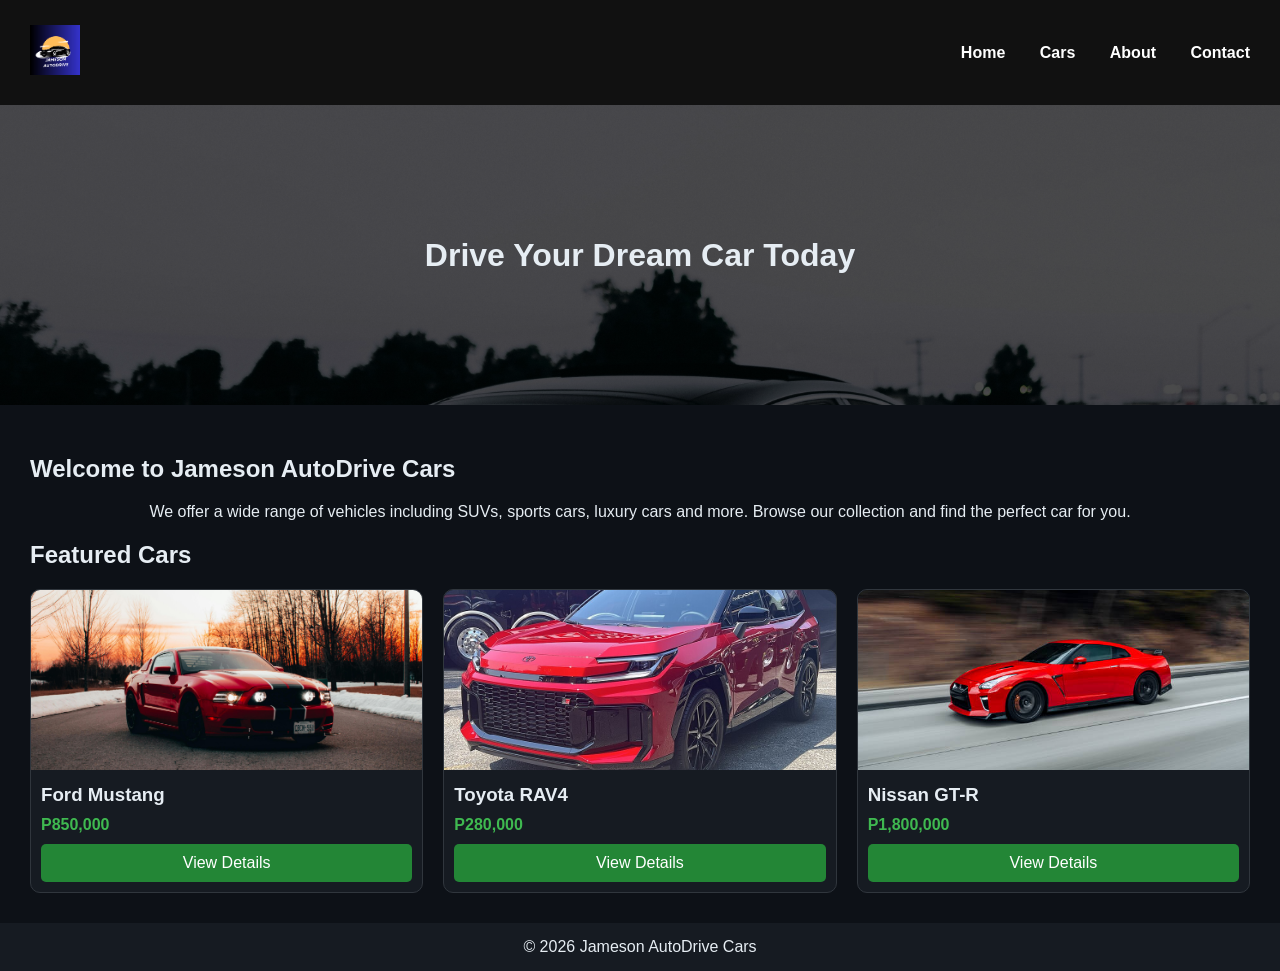
<file: index.html>
<!DOCTYPE html>
<html>
<head>
<title>Jameson AutoDrive</title>
<link rel="stylesheet" href="css/styles.css">
<header>
    <nav class="navbar">

        <!-- LOGO -->
        <a href="index.html" class="logo">
            <img src="images/logo.png" alt="Jameson AutoDrive">
        </a>

        <!-- NAV LINKS -->
        <div class="nav-links">
            <a href="index.html">Home</a>
            <a href="cars.html">Cars</a>
            <a href="about.html">About</a>
            <a href="contact.html">Contact</a>
        </div>

    </nav>
</header>

</head>

<body>


<div class="hero">
<h1>Drive Your Dream Car Today</h1>
</div>

<div class="container">
<h2>Welcome to Jameson AutoDrive Cars</h2>
<p style="text-align:center;">
We offer a wide range of vehicles including SUVs, sports cars, luxury cars and more.
Browse our collection and find the perfect car for you.
</p>

<h2>Featured Cars</h2>

<div class="car-grid">

<div class="car">
<img src="images/mustang.jpg">
<h3>Ford Mustang</h3>
<p>P850,000</p>
<a class="btn" href="details.html#mustang">View Details</a>
</div>

<div class="car">
<img src="images/rav4.jpg">
<h3>Toyota RAV4</h3>
<p>P280,000</p>
<a class="btn" href="details.html#rav4">View Details</a>
</div>

<div class="car">
<img src="images/gtr.jpg">
<h3>Nissan GT-R</h3>
<p>P1,800,000</p>
<a class="btn" href="details.html#gtr">View Details</a>
</div>

</div>
</div>

<footer>
© 2026 Jameson AutoDrive Cars
</footer>

</body>
</html>
</file>
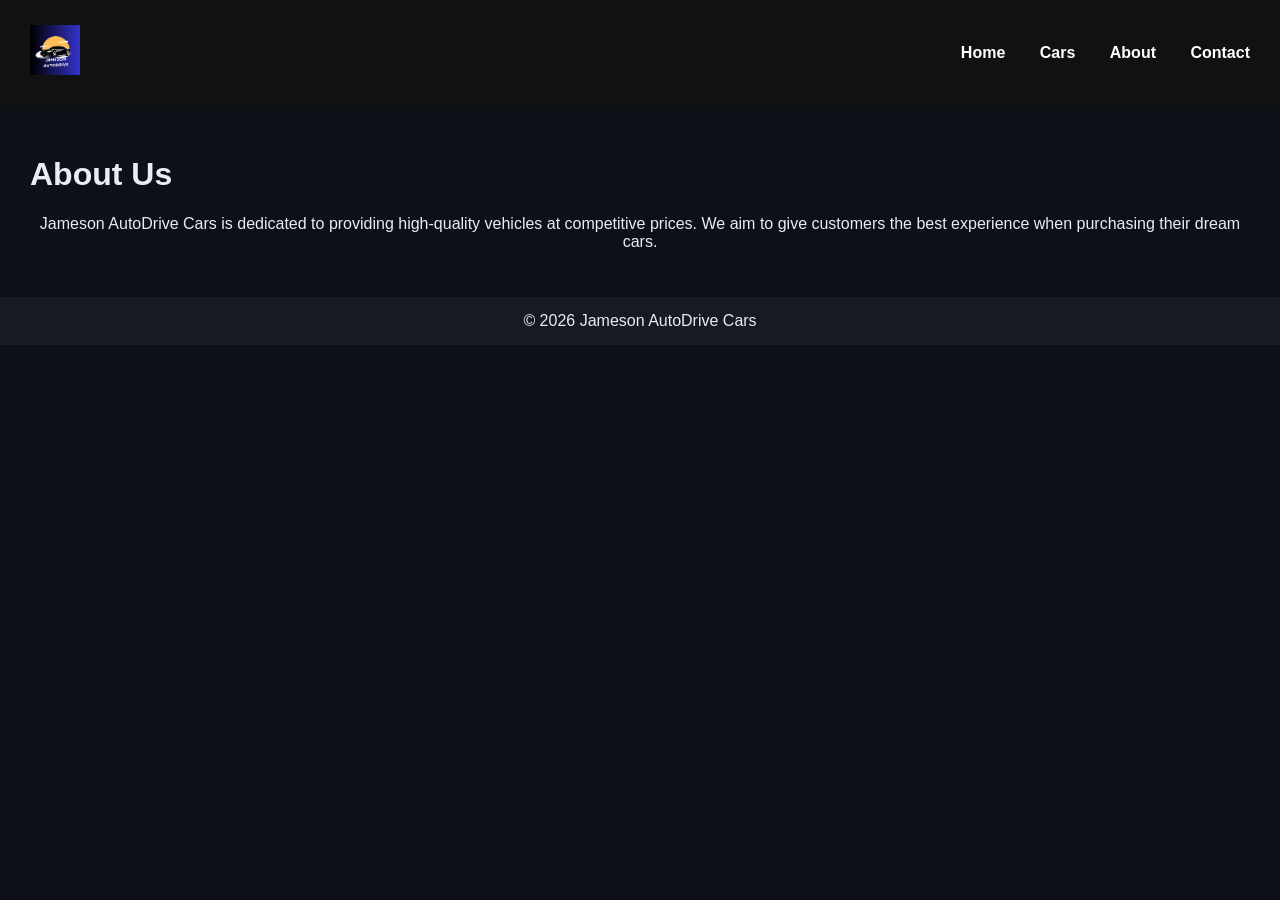
<file: about.html>
<!DOCTYPE html>
<html>
<head>
<title>About</title>
<link rel="stylesheet" href="css/styles.css">
<header>
    <nav class="navbar">

        <!-- LOGO -->
        <a href="index.html" class="logo">
            <img src="images/logo.png" alt="Jameson AutoDrive">
        </a>

        <!-- NAV LINKS -->
        <div class="nav-links">
            <a href="index.html">Home</a>
            <a href="cars.html">Cars</a>
            <a href="about.html">About</a>
            <a href="contact.html">Contact</a>
        </div>

    </nav>
</header>

</head>

<body>



<div class="container">
<h1>About Us</h1>

<p style="text-align:center;">
Jameson AutoDrive Cars is dedicated to providing high-quality vehicles at competitive prices.
We aim to give customers the best experience when purchasing their dream cars.
</p>

</div>

<footer>
© 2026 Jameson AutoDrive Cars
</footer>

</body>
</html>
</file>
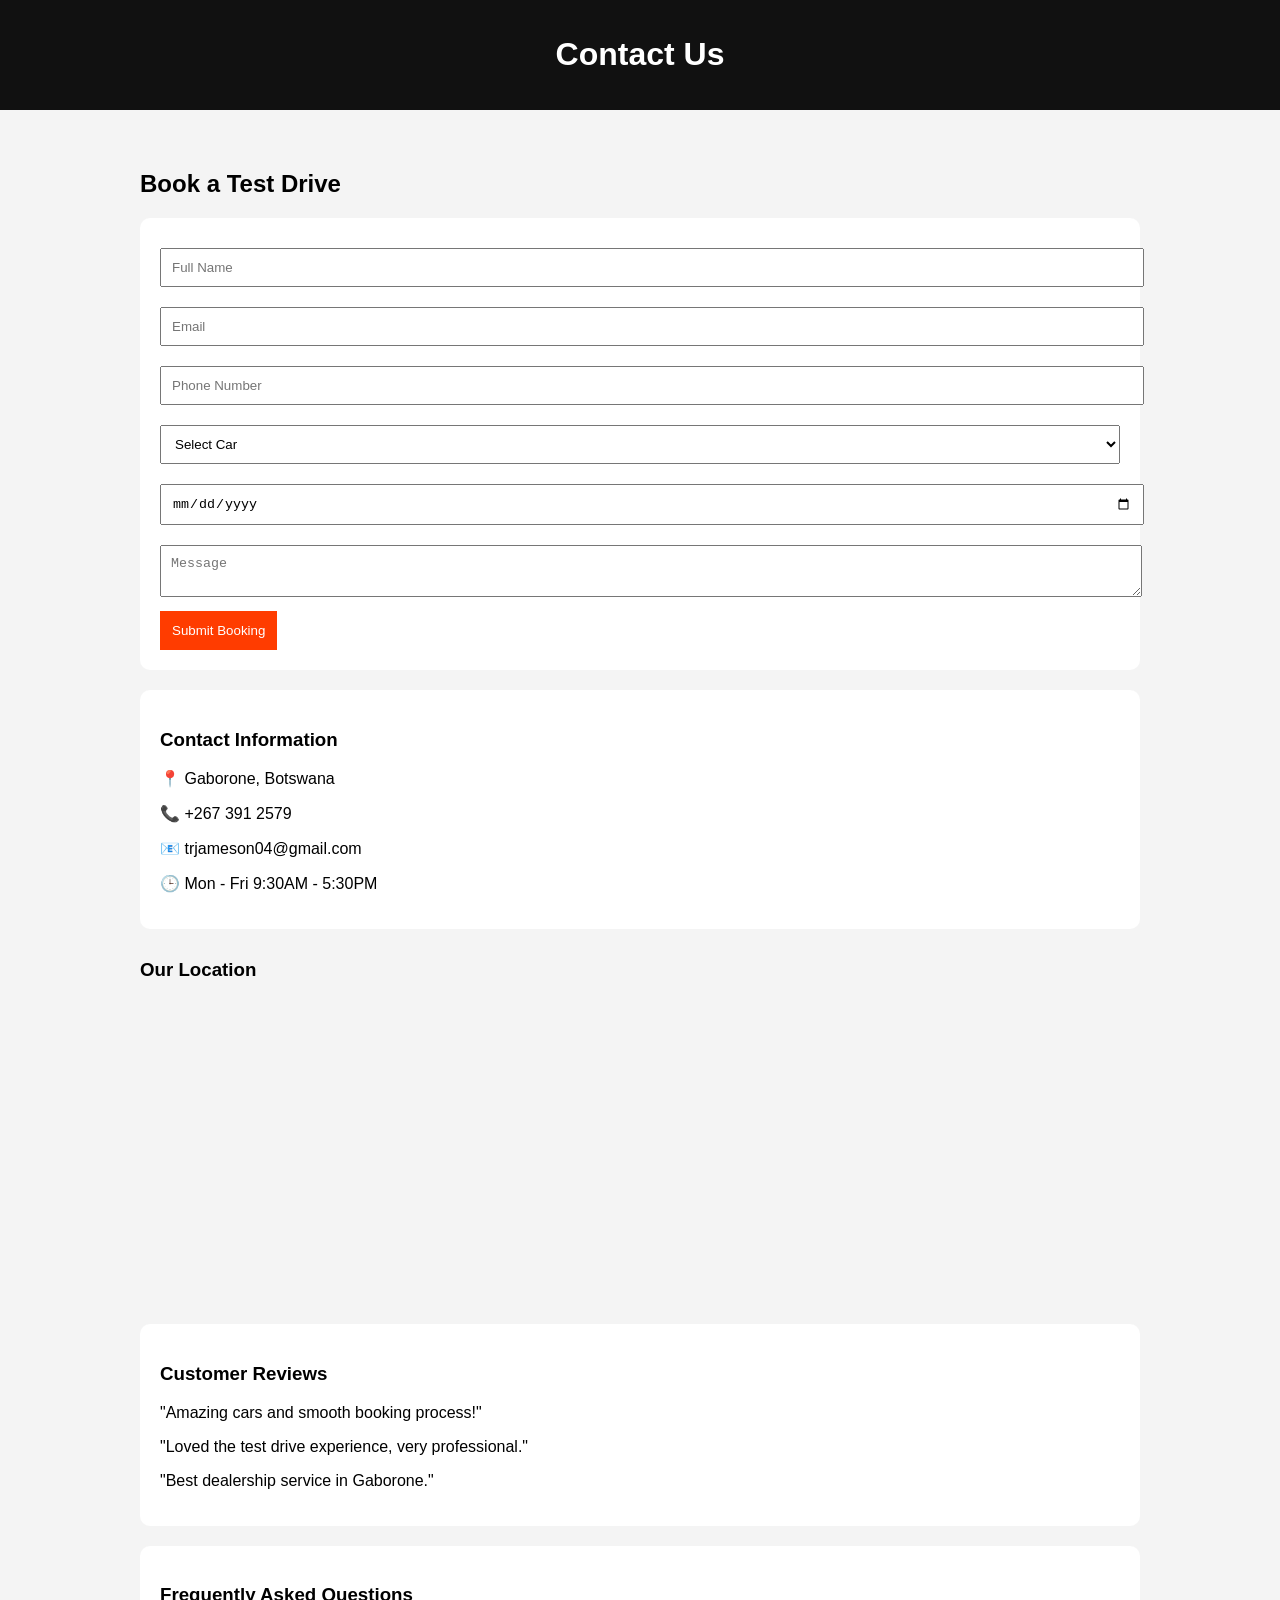
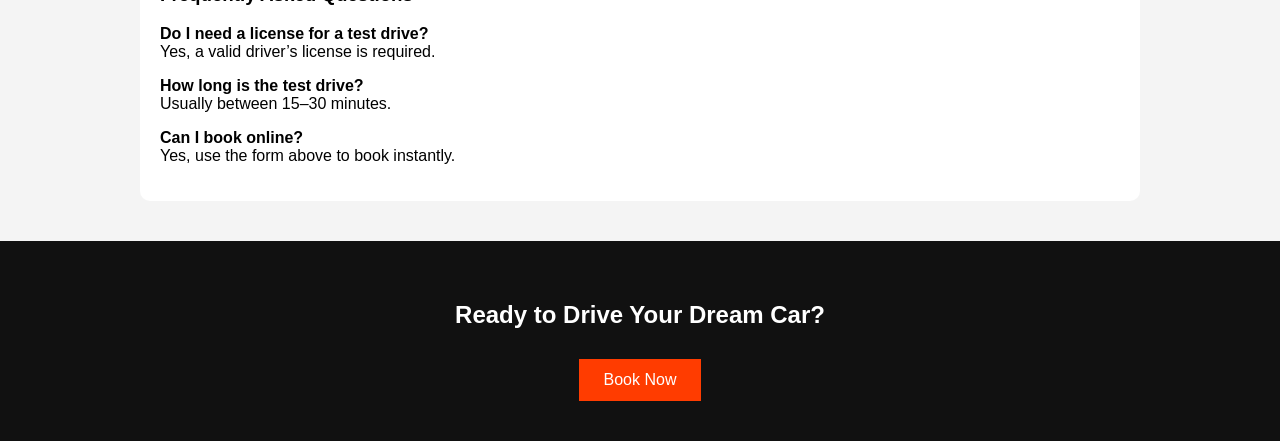
<file: contact.html>
<!DOCTYPE html>
<html lang="en">
<head>
<meta charset="UTF-8">
<meta name="viewport" content="width=device-width, initial-scale=1.0">
<title>Contact Us</title>

<style>
body {
    font-family: Arial, sans-serif;
    margin: 0;
    background: #f4f4f4;
}

header {
    background: #111;
    color: white;
    padding: 15px;
    text-align: center;
}

section {
    padding: 40px;
    max-width: 1000px;
    margin: auto;
}


form {
    background: white;
    padding: 20px;
    border-radius: 10px;
}

form input, form textarea, form select {
    width: 100%;
    padding: 10px;
    margin: 10px 0;
}

form button {
    background: #ff3c00;
    color: white;
    border: none;
    padding: 12px;
    cursor: pointer;
}


.contact-info {
    background: white;
    padding: 20px;
    border-radius: 10px;
    margin-top: 20px;
}


.map {
    margin-top: 30px;
}


.reviews {
    background: white;
    padding: 20px;
    border-radius: 10px;
    margin-top: 20px;
}

.faq {
    background: white;
    padding: 20px;
    border-radius: 10px;
    margin-top: 20px;
}

.cta {
    text-align: center;
    background: #111;
    color: white;
    padding: 40px;
}

.cta a {
    background: #ff3c00;
    color: white;
    padding: 12px 25px;
    text-decoration: none;
    display: inline-block;
    margin-top: 10px;
}
</style>
</head>

<body>

<header>
    <h1>Contact Us</h1>
</header>

<!-- CONTACT FORM -->
<section>
    <h2>Book a Test Drive</h2>

    <form>
        <input type="text" placeholder="Full Name" required>
        <input type="email" placeholder="Email" required>
        <input type="tel" placeholder="Phone Number" required>

        <select>
            <option>Select Car</option>
            <option>Toyota RAV4</option>
            <option>Toyota Fortuner</option>
            <option>BMW X5</option>
            <option>Honda CR-V</option>
            <option>Hyundai Tucson</option>
            <option>Audi Q5</option>
            <option>Land Rover Discovery</option>
            <option>Ford Mustang</option>
            <option>Nissan GT-R</option>
            <option>Porsche 911</option>
            <option>Toyota Supra</option>
            <option>Audi R8</option>
            <option>Ferrari F8</option>
            <option>Lamborghini Huracan</option>
            <option>Toyota Corolla</option>
            <option>Honda Civic</option>
            <option>BWM 3 Series</option>
            <option>Mercedes C-Class</option>
            <option>Audi A4</option>
            <option>Mazda 6</option>
            <option>Honda Accord</option>
            <option>Dodge Challenger</option>
            <option>Dodge Charger</option>
            <option>Dodge Hellcat</option>
            <option>Camaro ZL1</option>
            <option>Chevrolet Camaro</option>
            <option>Shelby GT500</option>
            <option>Toyota Hilux</option>
            <option>Ford Ranger</option>
            <option>Ford Raptor</option>
            <option>Nissan Navara</option>
            <option>Isuzu D-Max</option>
            <option>VW Amarok</option>
            <option>Mitsubishi Triton</option>
            <option>Mercedes S-Class</option>
            <option>BMW 7 Series</option>
            <option>Audi A8</option>
            <option>Lexus LS</option>
            <option>Rolls Royce Ghost</option>
            <option>Bentley Flying Spur</option>
            <option>Maybach S-Class</option>
        </select>

        <input type="date">
        <textarea placeholder="Message"></textarea>

        <button type="submit">Submit Booking</button>
    </form>

    <!-- CONTACT INFO -->
    <div class="contact-info">
        <h3>Contact Information</h3>
        <p>📍 Gaborone, Botswana</p>
        <p>📞 +267 391 2579</p>
        <p>📧 trjameson04@gmail.com</p>
        <p>🕒 Mon - Fri 9:30AM - 5:30PM</p>
    </div>

    <!-- MAP -->
    <div class="map">
        <h3>Our Location</h3>

        <iframe 
        src="https://www.google.com/maps?q=-24.6324,25.91849&z=15&output=embed"
        width="100%" height="300" style="border:0;">
        </iframe>
    </div>

    <!-- REVIEWS -->
    <div class="reviews">
        <h3>Customer Reviews</h3>
        <p>"Amazing cars and smooth booking process!"</p>
        <p>"Loved the test drive experience, very professional."</p>
        <p>"Best dealership service in Gaborone."</p>
    </div>

    <!-- FAQ -->
    <div class="faq">
        <h3>Frequently Asked Questions</h3>

        <p><strong>Do I need a license for a test drive?</strong><br>
        Yes, a valid driver’s license is required.</p>

        <p><strong>How long is the test drive?</strong><br>
        Usually between 15–30 minutes.</p>

        <p><strong>Can I book online?</strong><br>
        Yes, use the form above to book instantly.</p>
    </div>
</section>

<!-- CTA -->
<div class="cta">
    <h2>Ready to Drive Your Dream Car?</h2>
    <a href="#">Book Now</a>
</div>
<body class="dark-mode"></body>
</body>
</html>
</file>
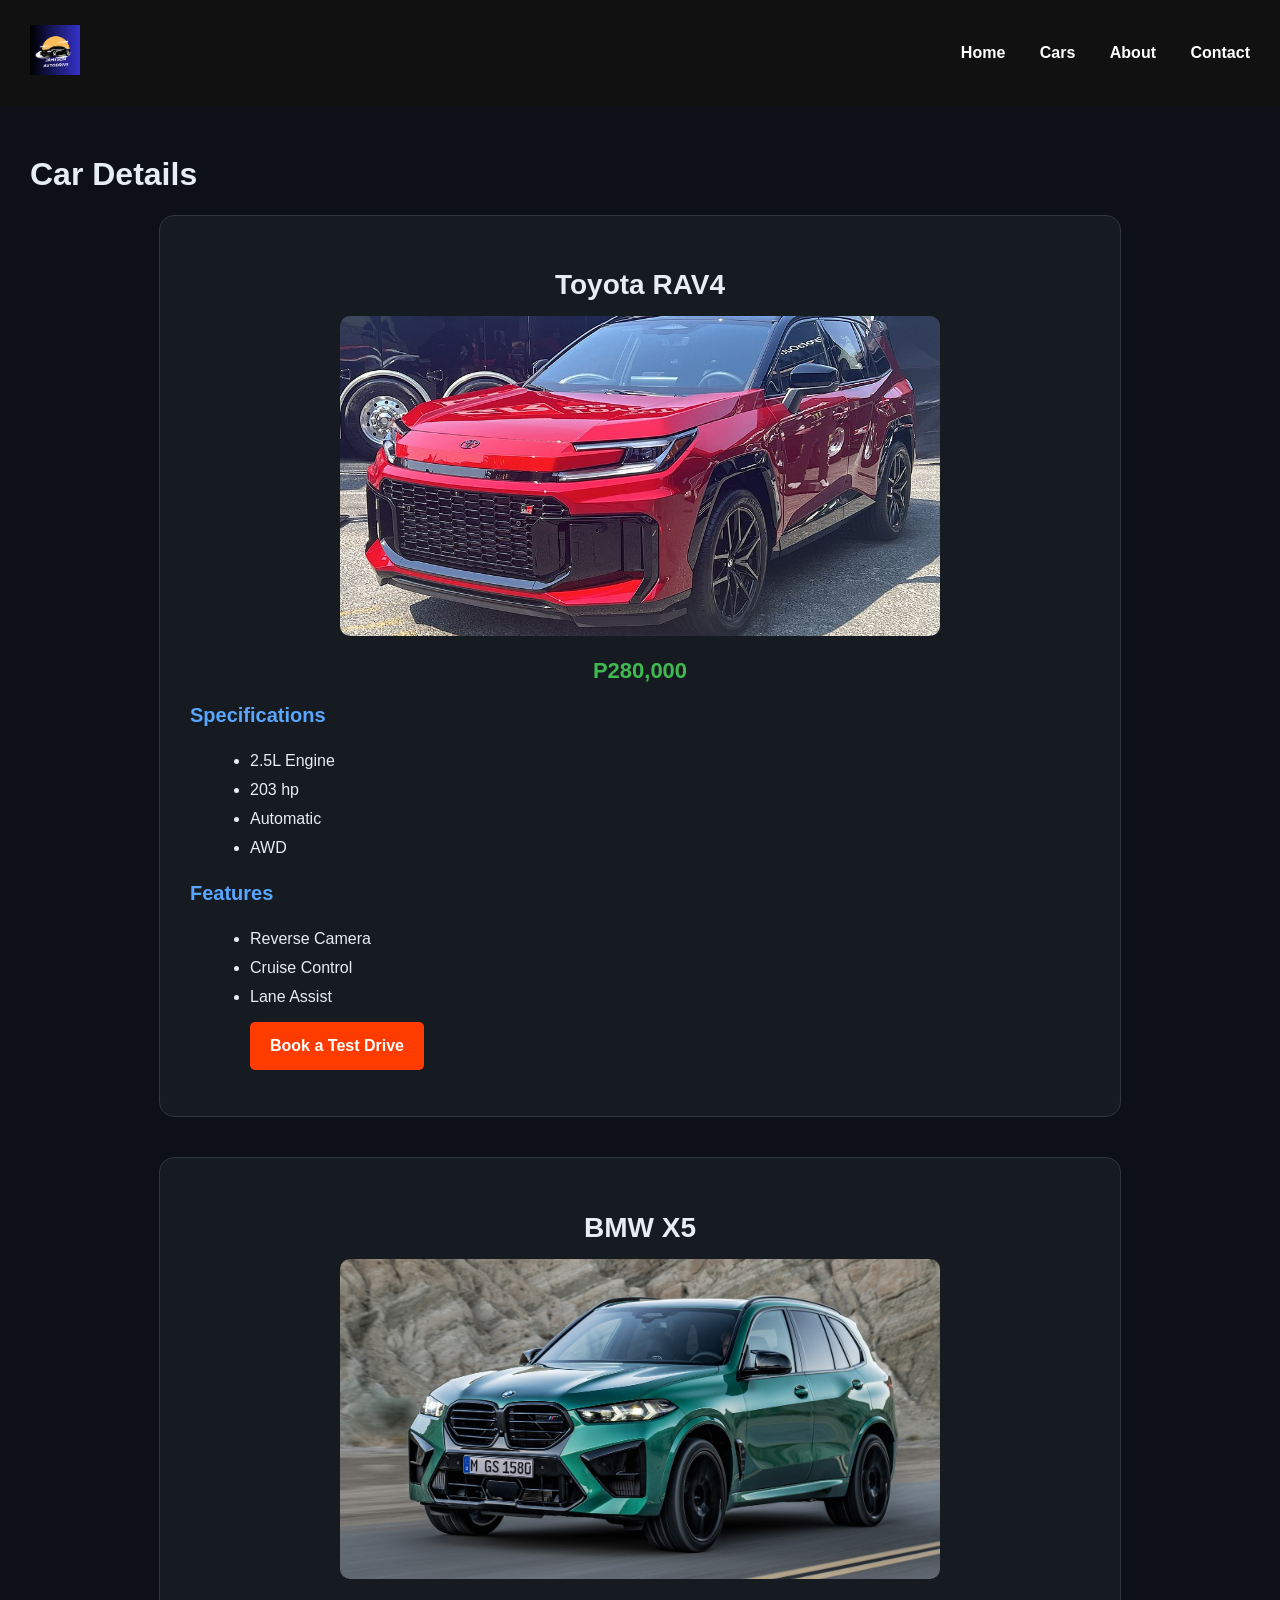
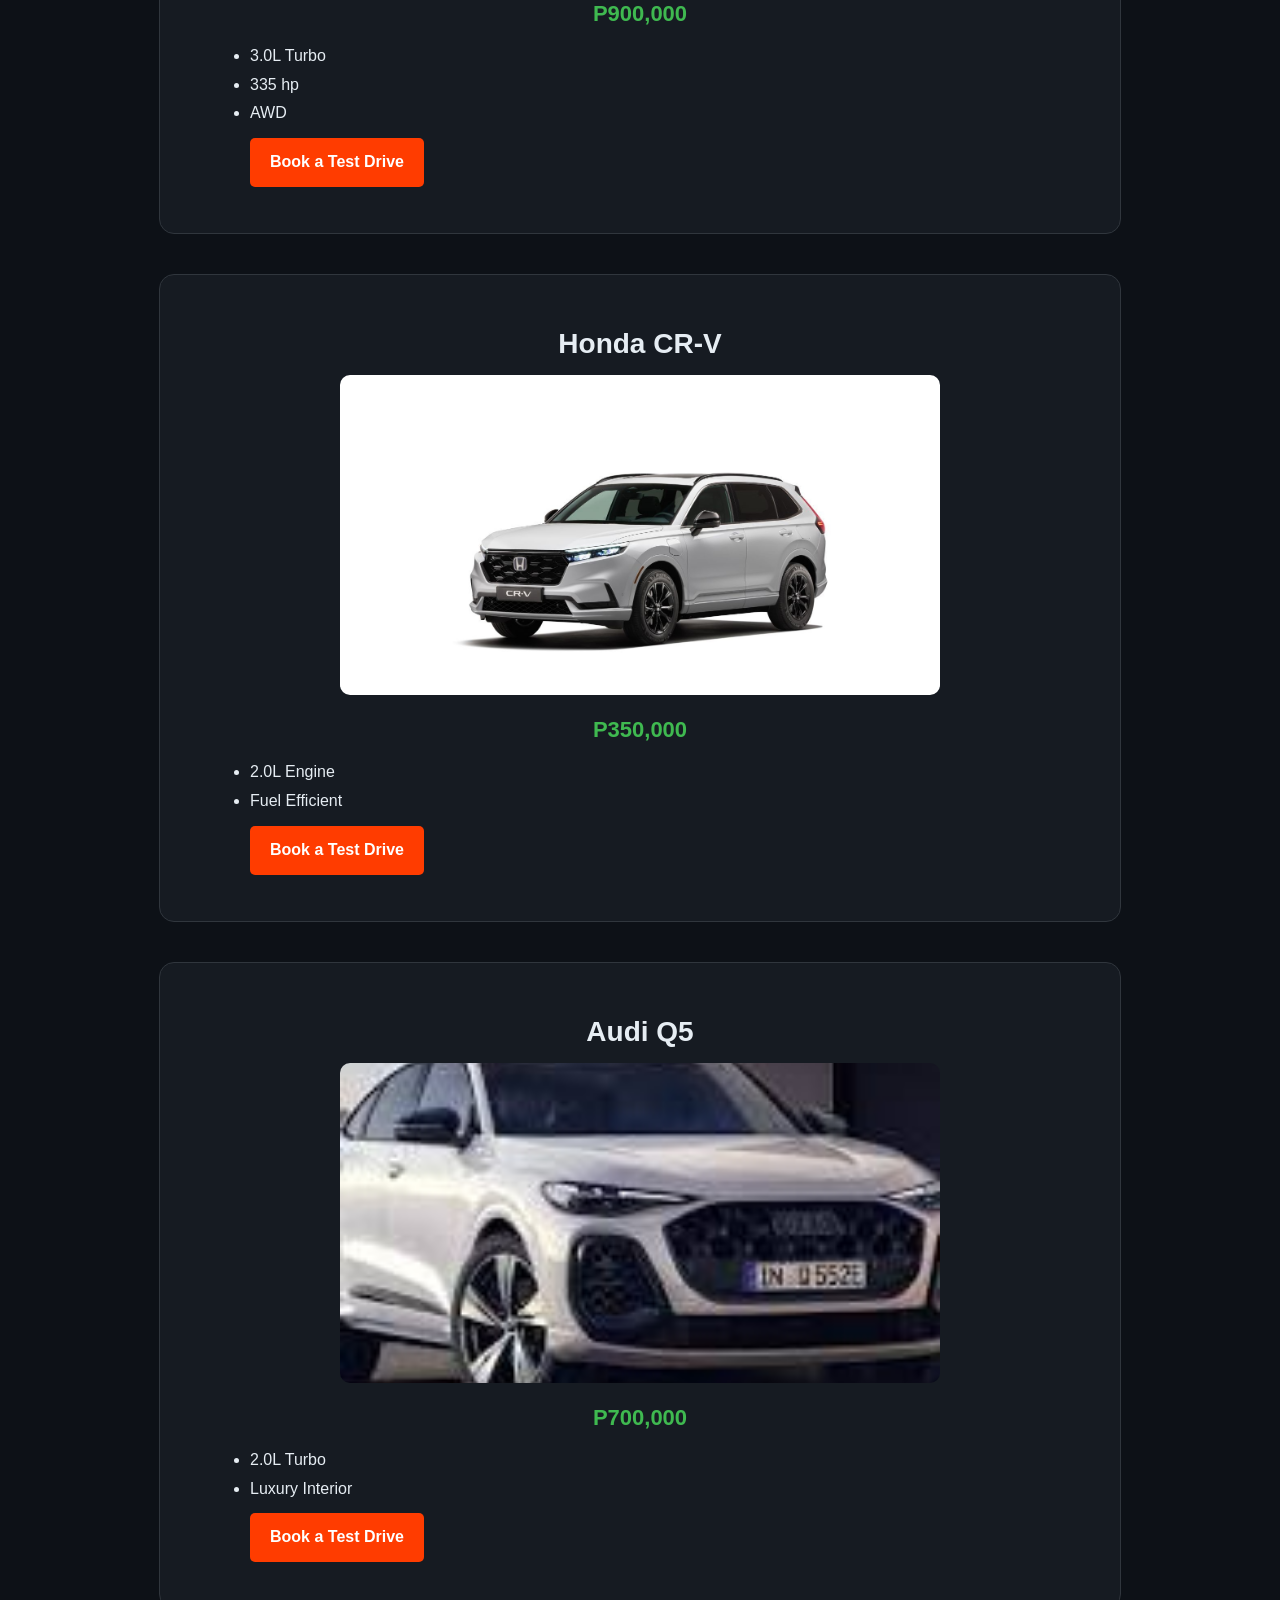
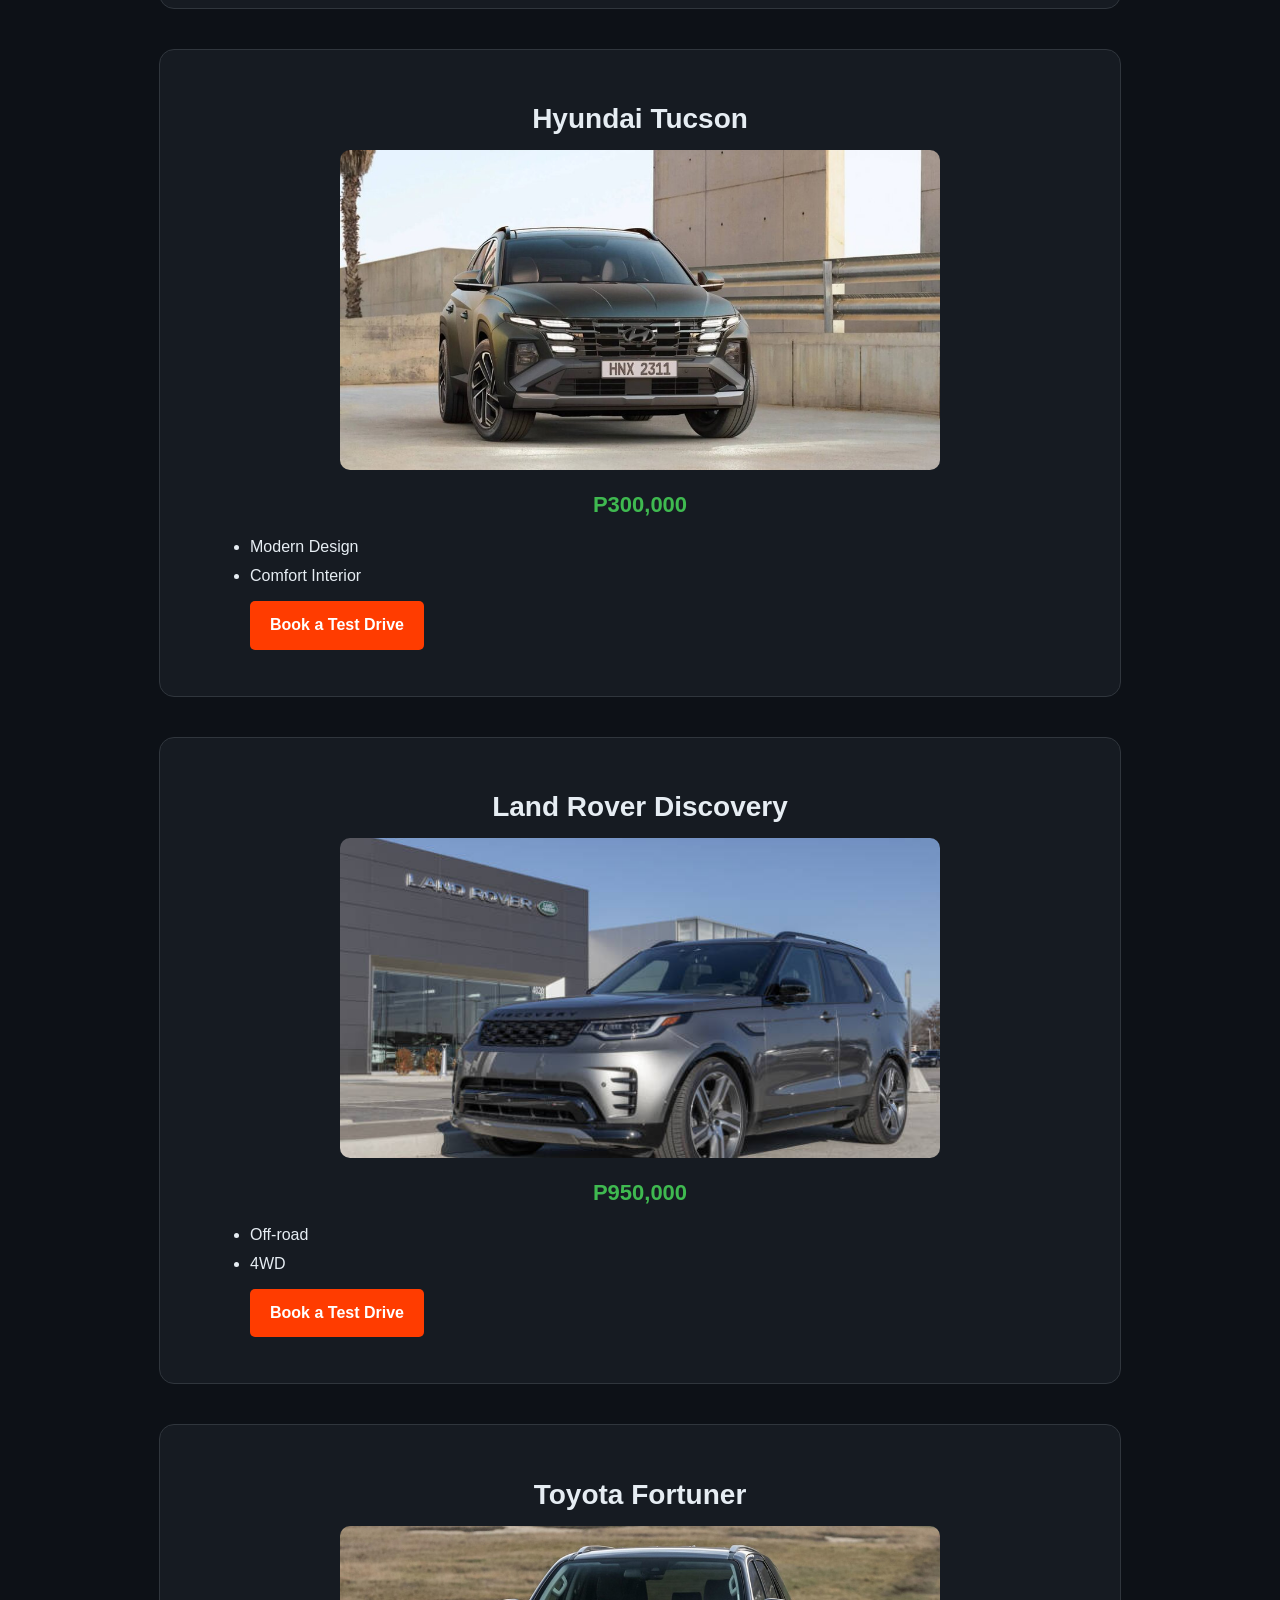
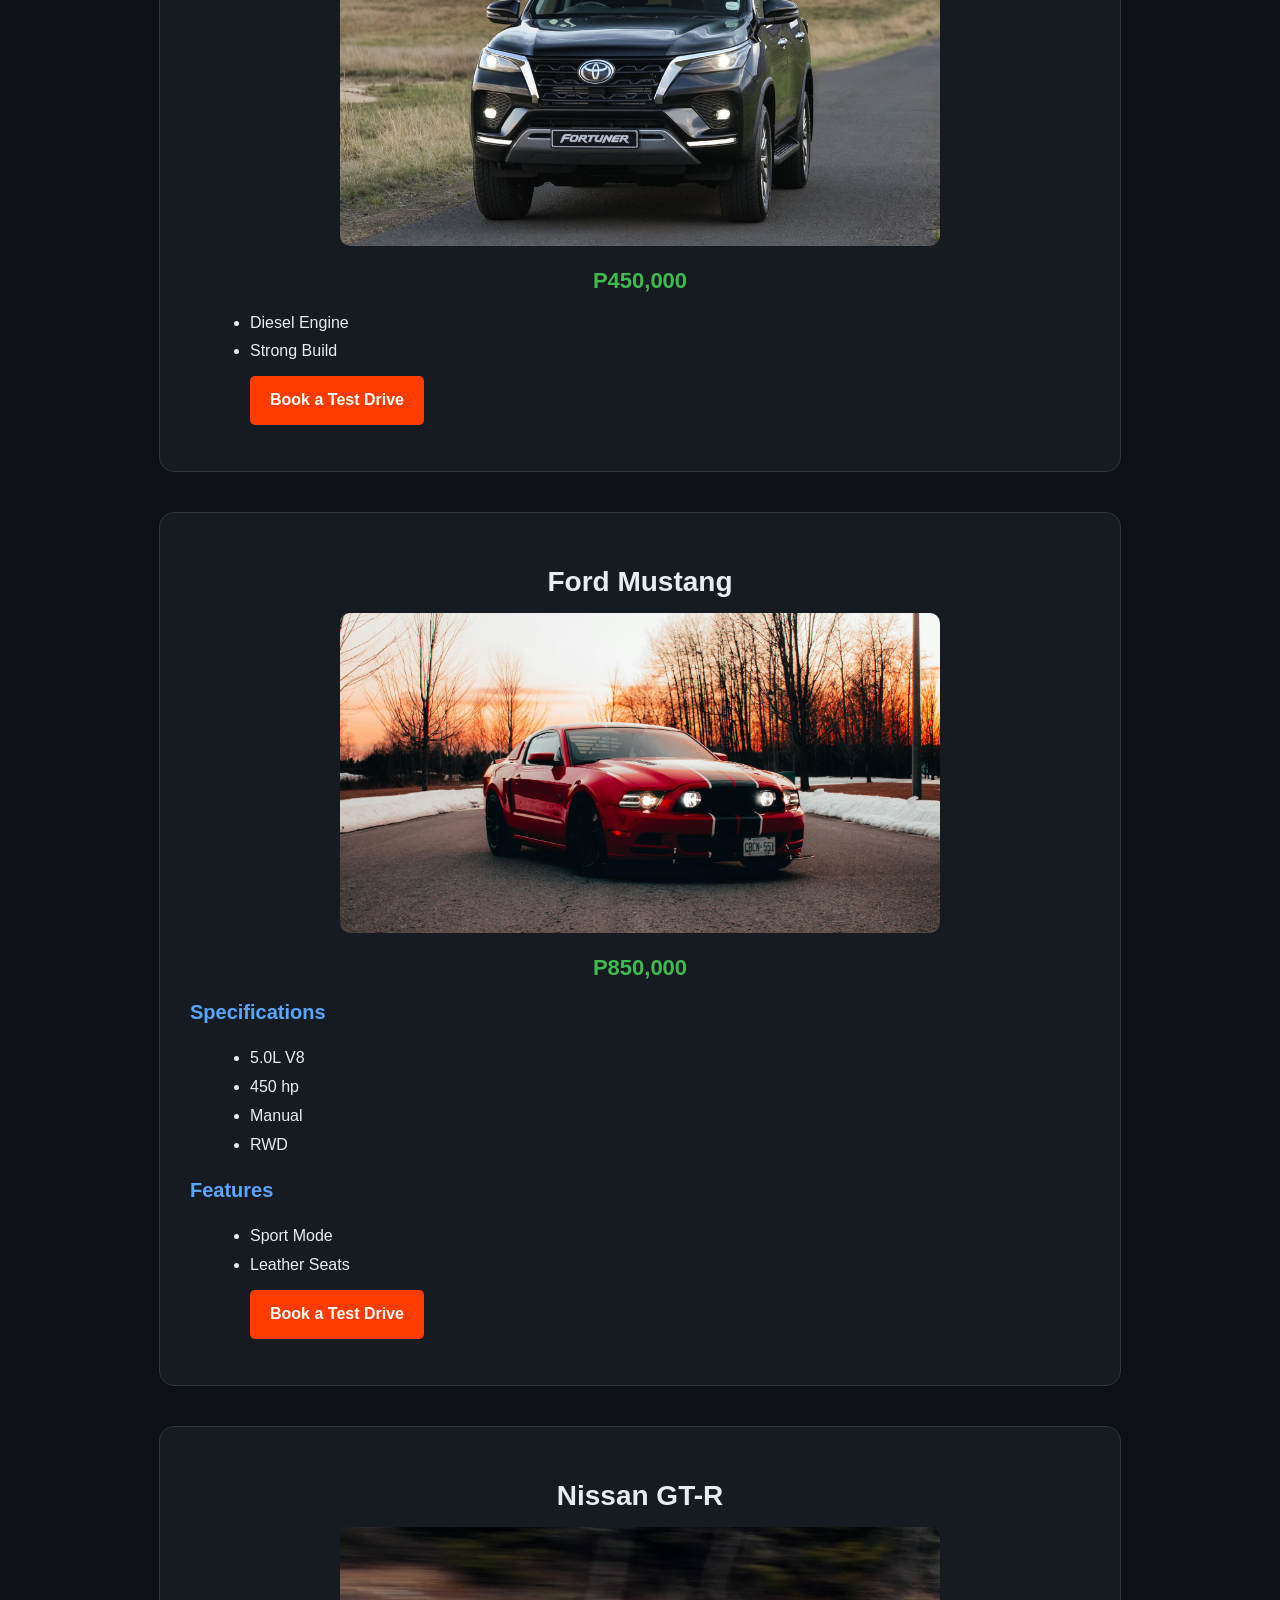
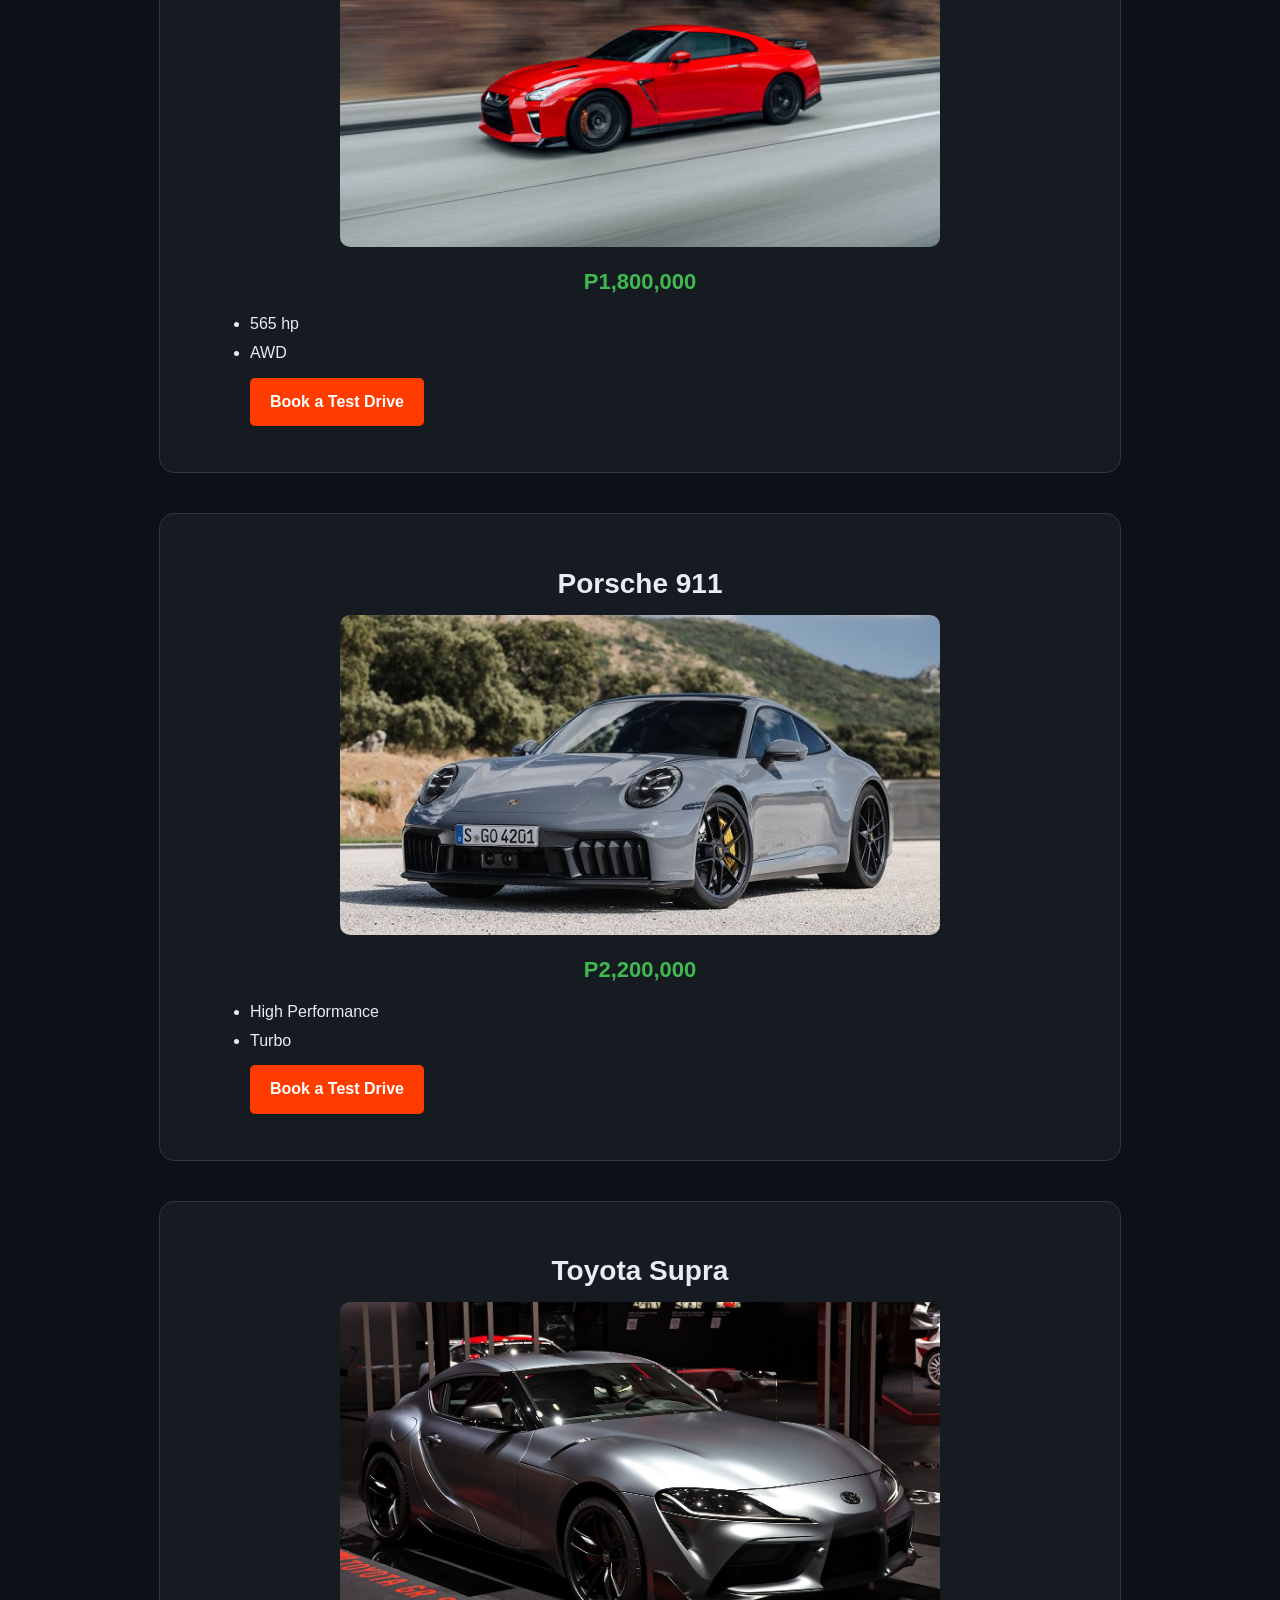
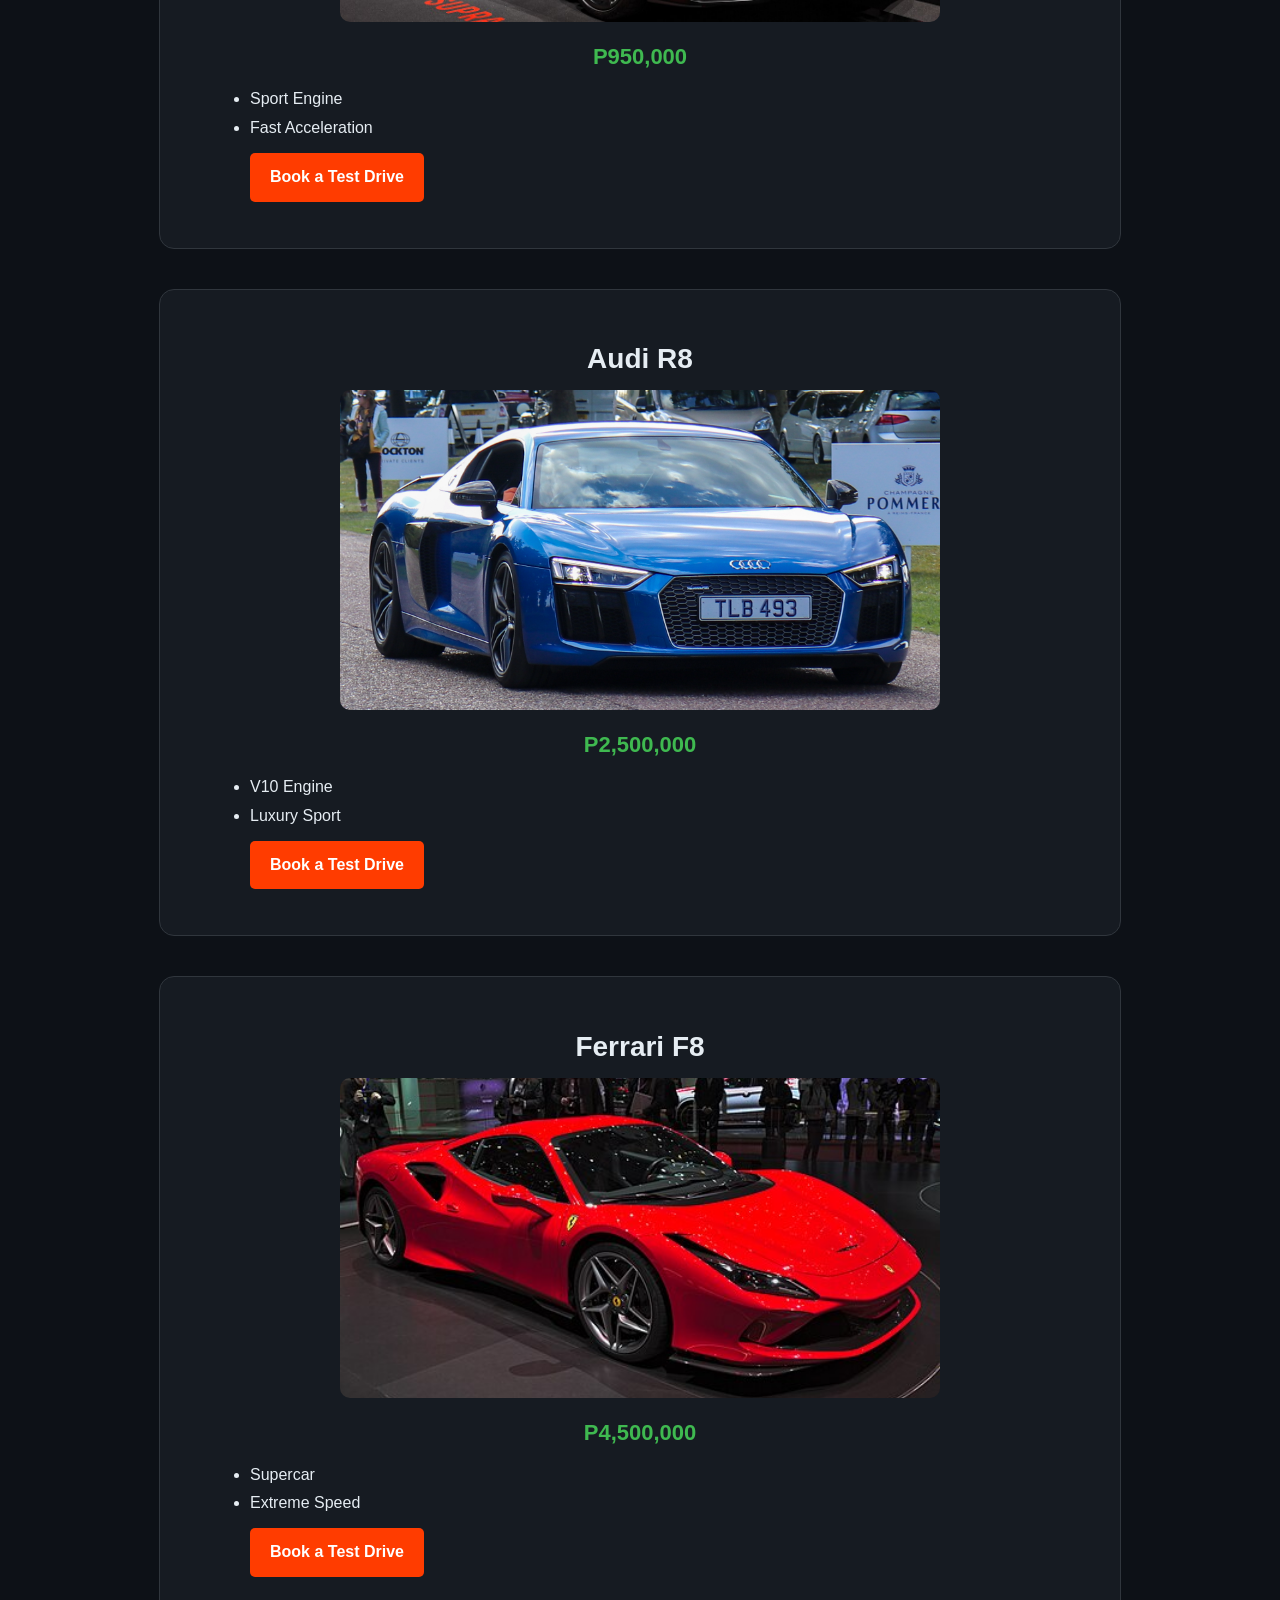
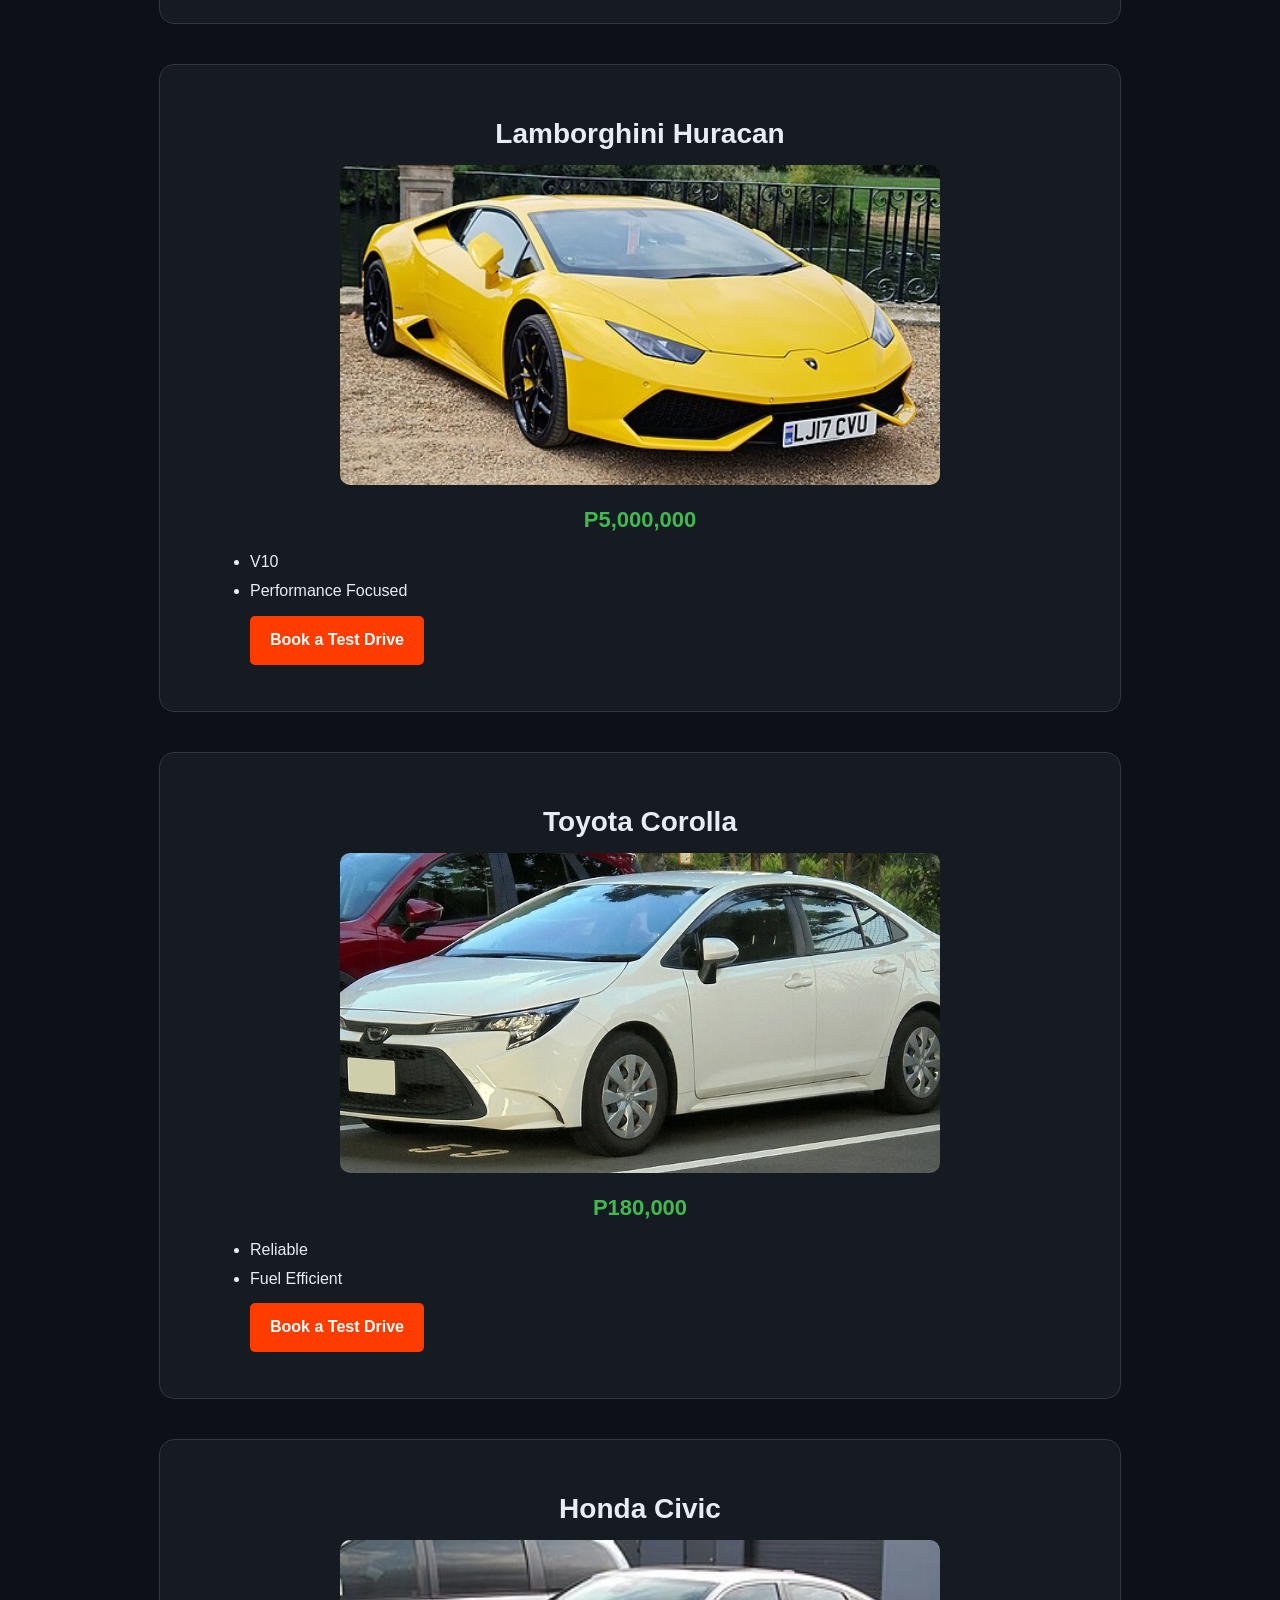
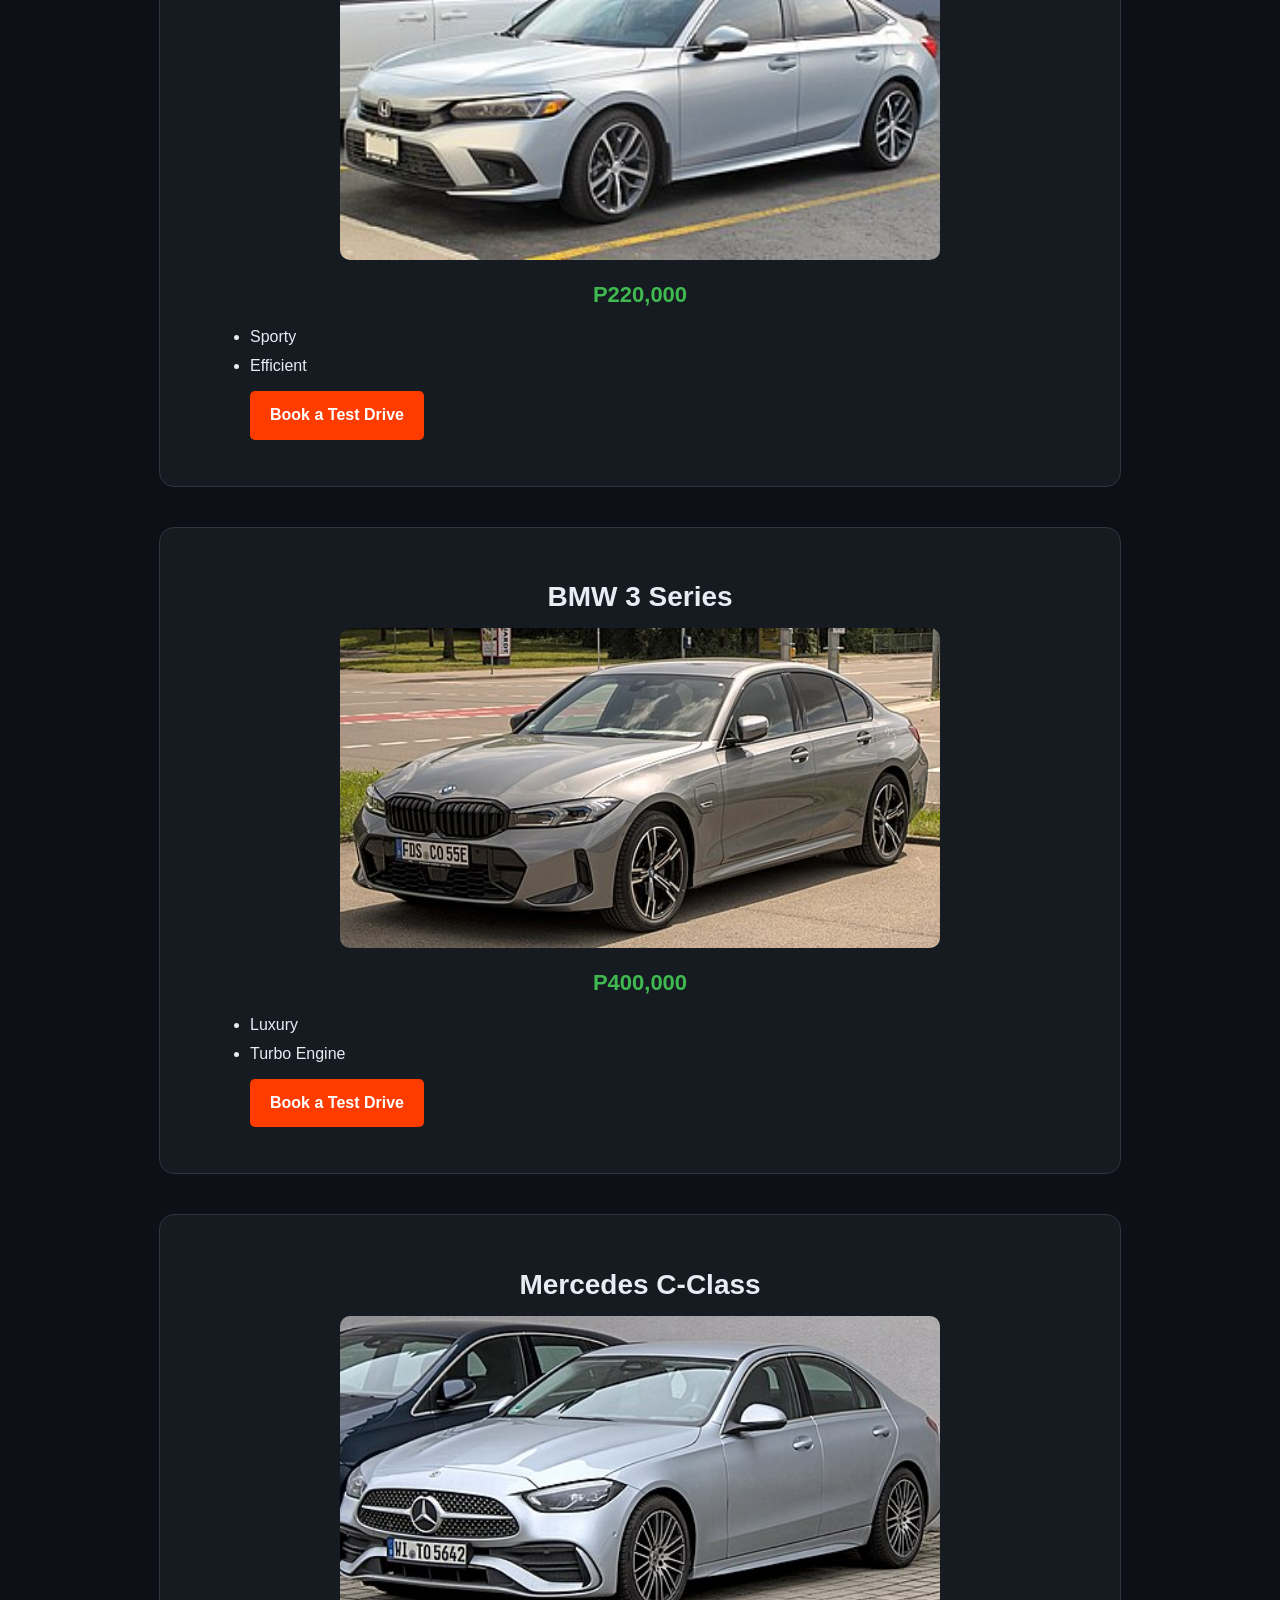
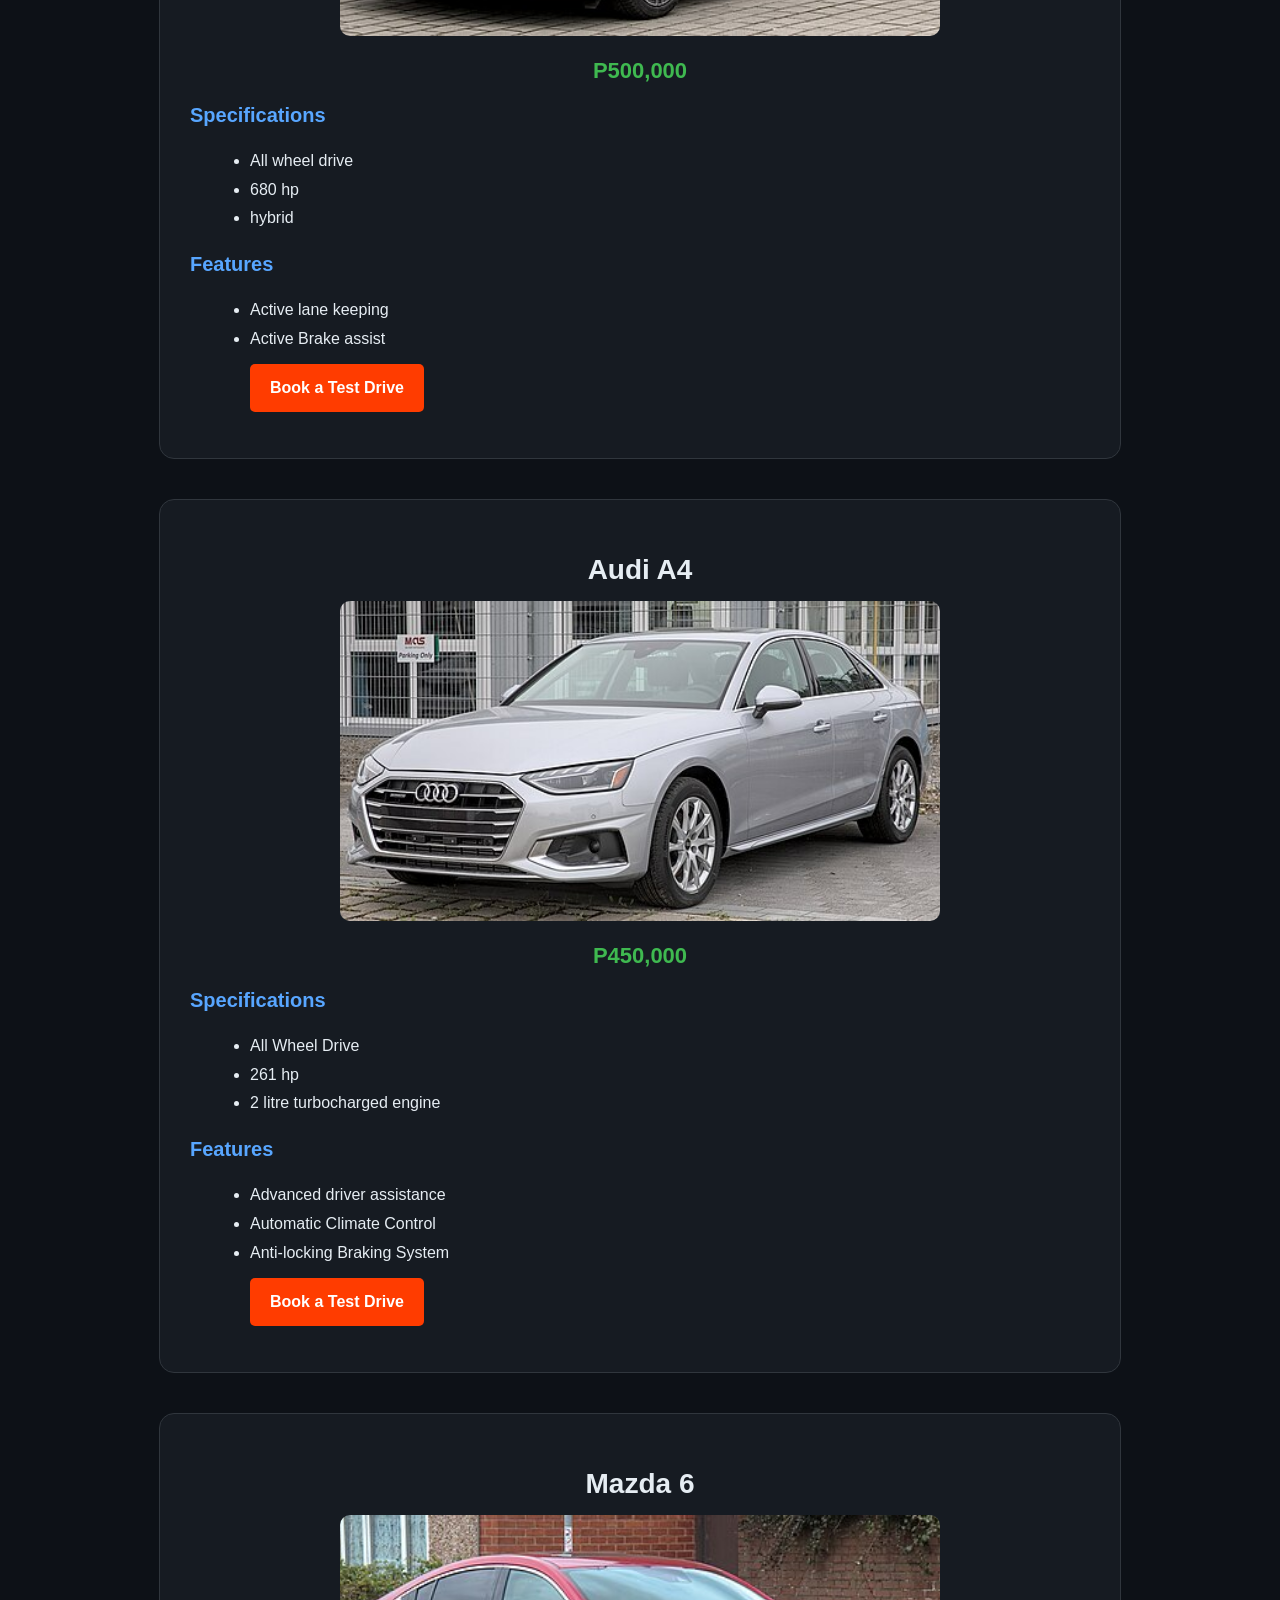
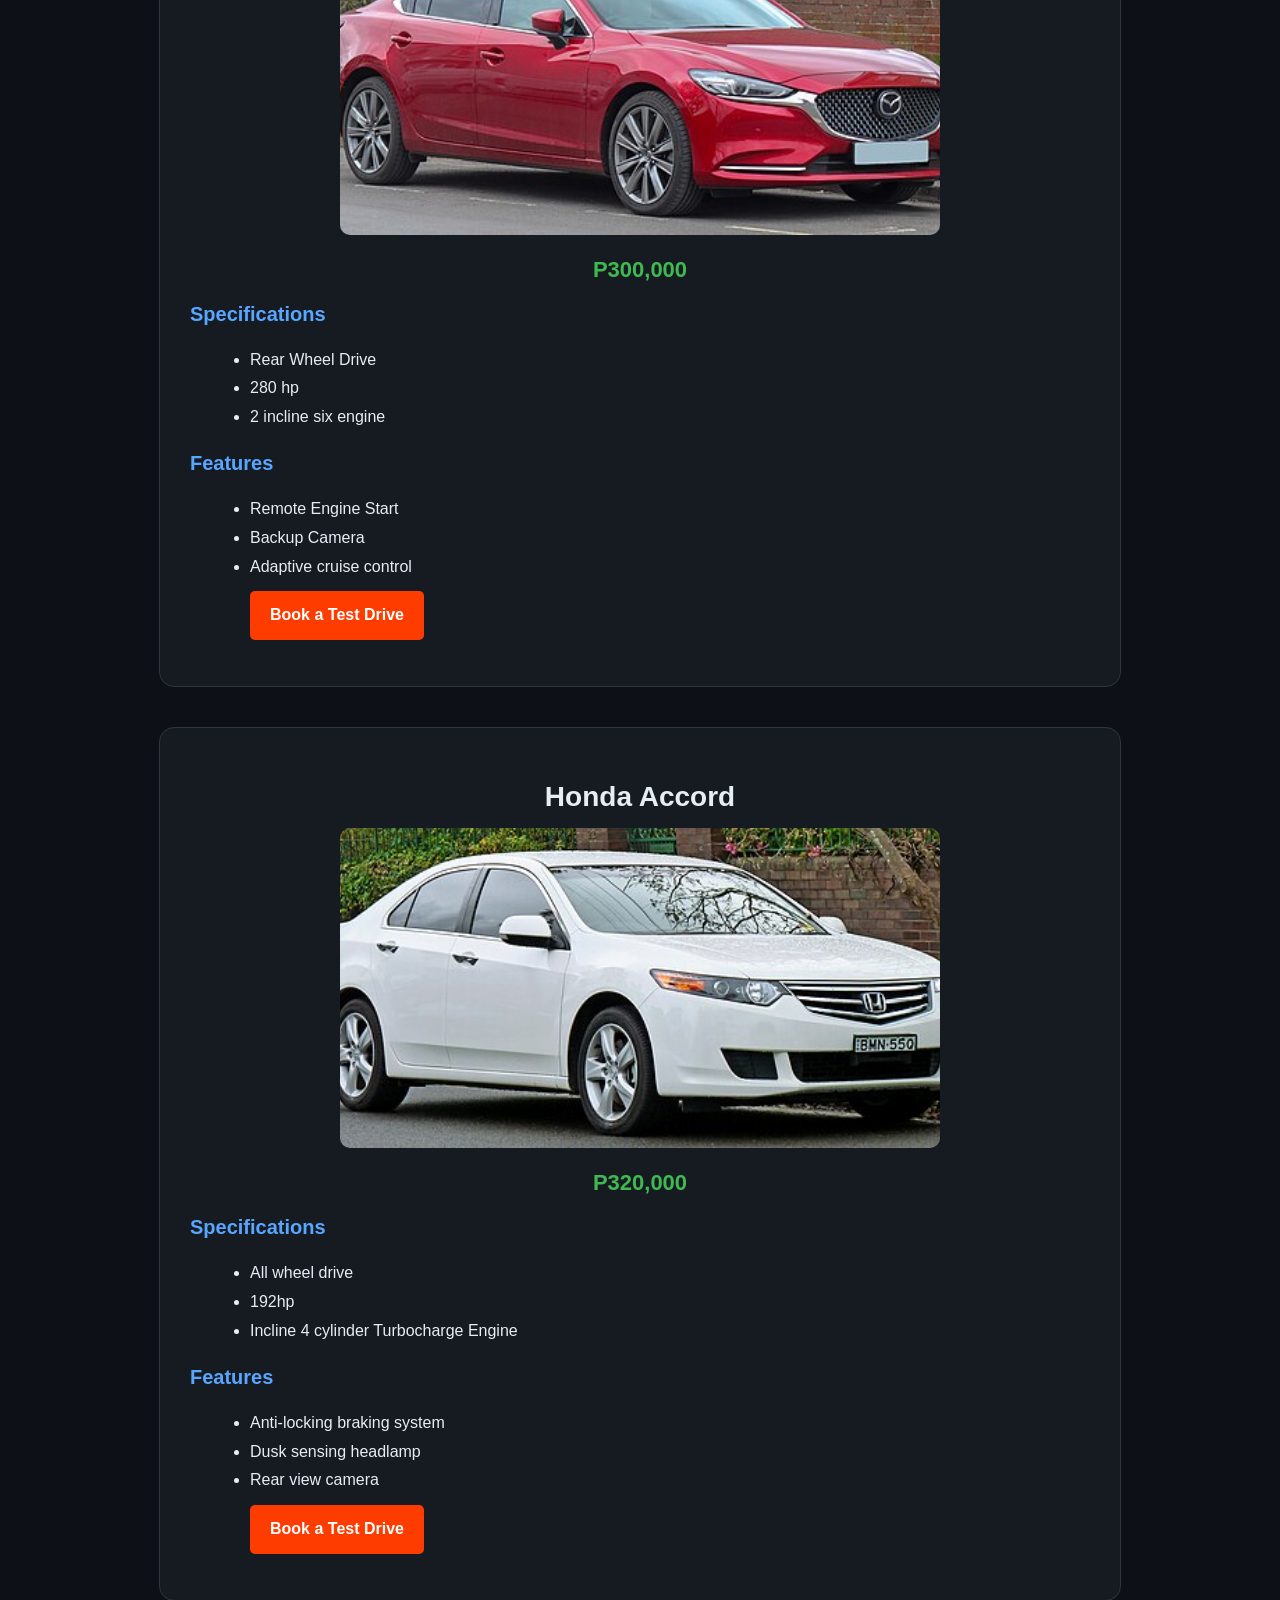
<file: details.html>
<!DOCTYPE html>
<html>
<head>
<title>Car Details</title>
<link rel="stylesheet" href="css/styles.css">
<header>
    <nav class="navbar">

        <!-- LOGO -->
        <a href="index.html" class="logo">
            <img src="images/logo.png" alt="Jameson AutoDrive">
        </a>

        <!-- NAV LINKS -->
        <div class="nav-links">
            <a href="index.html">Home</a>
            <a href="cars.html">Cars</a>
            <a href="about.html">About</a>
            <a href="contact.html">Contact</a>
        </div>

    </nav>
</header>

</head>

<body>


<div class="container">
<h1>Car Details</h1>

<div class="car-details">
<h2>Toyota RAV4</h2>
<img src="images/rav4.jpg">
<p class="price">P280,000</p>
<h3>Specifications</h3>
<ul>
<li>2.5L Engine</li>
<li>203 hp</li>
<li>Automatic</li>
<li>AWD</li>
</ul>
<h3>Features</h3>
<ul>
<li>Reverse Camera</li>
<li>Cruise Control</li>
<li>Lane Assist</li>
<a href="contact.html" class="test-drive-btn">Book a Test Drive</a>
</ul>
</div>

<div class="car-details">
<h2>BMW X5</h2>
<img src="images/x5.jpg">
<p class="price">P900,000</p>
<ul>
<li>3.0L Turbo</li>
<li>335 hp</li>
<li>AWD</li>
<a href="contact.html" class="test-drive-btn">Book a Test Drive</a>
</ul>
</div>

<div class="car-details">
<h2>Honda CR-V</h2>
<img src="images/crv.jpg">
<p class="price">P350,000</p>
<ul>
<li>2.0L Engine</li>
<li>Fuel Efficient</li>
<a href="contact.html" class="test-drive-btn">Book a Test Drive</a>
</ul>
</div>

<div class="car-details">
<h2>Audi Q5</h2>
<img src="images/q5.jpg">
<p class="price">P700,000</p>
<ul>
<li>2.0L Turbo</li>
<li>Luxury Interior</li>
<a href="contact.html" class="test-drive-btn">Book a Test Drive</a>
</ul>
</div>

<div class="car-details">
<h2>Hyundai Tucson</h2>
<img src="images/tucson.jpg">
<p class="price">P300,000</p>
<ul>
<li>Modern Design</li>
<li>Comfort Interior</li>
<a href="contact.html" class="test-drive-btn">Book a Test Drive</a>
</ul>
</div>

<div class="car-details">
<h2>Land Rover Discovery</h2>
<img src="images/discovery.jpg">
<p class="price">P950,000</p>
<ul>
<li>Off-road</li>
<li>4WD</li>
<a href="contact.html" class="test-drive-btn">Book a Test Drive</a>
</ul>
</div>

<div class="car-details">
<h2>Toyota Fortuner</h2>
<img src="images/fortuner.jpg">
<p class="price">P450,000</p>
<ul>
<li>Diesel Engine</li>
<li>Strong Build</li>
<a href="contact.html" class="test-drive-btn">Book a Test Drive</a>
</ul>
</div>

<div class="car-details">
<h2>Ford Mustang</h2>
<img src="images/mustang.jpg">
<p class="price">P850,000</p>
<h3>Specifications</h3>
<ul>
<li>5.0L V8</li>
<li>450 hp</li>
<li>Manual</li>
<li>RWD</li>
</ul>
<h3>Features</h3>
<ul>
<li>Sport Mode</li>
<li>Leather Seats</li>
<a href="contact.html" class="test-drive-btn">Book a Test Drive</a>
</ul>
</div>

<div class="car-details">
<h2>Nissan GT-R</h2>
<img src="images/gtr.jpg">
<p class="price">P1,800,000</p>
<ul>
<li>565 hp</li>
<li>AWD</li>
<a href="contact.html" class="test-drive-btn">Book a Test Drive</a>
</ul>
</div>

<div class="car-details">
<h2>Porsche 911</h2>
<img src="images/911.jpg">
<p class="price">P2,200,000</p>
<ul>
<li>High Performance</li>
<li>Turbo</li>
<a href="contact.html" class="test-drive-btn">Book a Test Drive</a>
</ul>
</div>

<div class="car-details">
<h2>Toyota Supra</h2>
<img src="images/supra.jpg">
<p class="price">P950,000</p>
<ul>
<li>Sport Engine</li>
<li>Fast Acceleration</li>
<a href="contact.html" class="test-drive-btn">Book a Test Drive</a>
</ul>
</div>

<div class="car-details">
<h2>Audi R8</h2>
<img src="images/r8.jpg">
<p class="price">P2,500,000</p>
<ul>
<li>V10 Engine</li>
<li>Luxury Sport</li>
<a href="contact.html" class="test-drive-btn">Book a Test Drive</a>
</ul>
</div>

<div class="car-details">
<h2>Ferrari F8</h2>
<img src="images/ferrari.jpg">
<p class="price">P4,500,000</p>
<ul>
<li>Supercar</li>
<li>Extreme Speed</li>
<a href="contact.html" class="test-drive-btn">Book a Test Drive</a>
</ul>
</div>

<div class="car-details">
<h2>Lamborghini Huracan</h2>
<img src="images/lamborghini.jpg">
<p class="price">P5,000,000</p>
<ul>
<li>V10</li>
<li>Performance Focused</li>
<a href="contact.html" class="test-drive-btn">Book a Test Drive</a>
</ul>
</div>


<!-- SEDANS -->
<div id="corolla" class="car-details">
<h2>Toyota Corolla</h2>
<img src="images/corolla.jpg">
<p class="price">P180,000</p>
<ul>
<li>Reliable</li>
<li>Fuel Efficient</li>
<a href="contact.html" class="test-drive-btn">Book a Test Drive</a>
</ul>
</div>

<div id="civic" class="car-details">
<h2>Honda Civic</h2>
<img src="images/civic.jpg">
<p class="price">P220,000</p>
<ul>
<li>Sporty</li>
<li>Efficient</li>
<a href="contact.html" class="test-drive-btn">Book a Test Drive</a>
</ul>
</div>

<div id="bmw3" class="car-details">
<h2>BMW 3 Series</h2>
<img src="images/3series.jpg">
<p class="price">P400,000</p>
<ul>
<li>Luxury</li>
<li>Turbo Engine</li>
<a href="contact.html" class="test-drive-btn">Book a Test Drive</a>
</ul>
</div>

<div id="cclass" class="car-details">
<h2>Mercedes C-Class</h2>
<img src="images/cclass.jpg">
<p class="price">P500,000</p>
<h3>Specifications</h3>
<ul>
<li>All wheel drive</li>
<li>680 hp</li>
<li>hybrid</li>
</ul>
<h3>Features</h3>
<ul>
<li>Active lane keeping</li>
<li>Active Brake assist</li>
<a href="contact.html" class="test-drive-btn">Book a Test Drive</a>
</ul>
</div>

<div id="a4" class="car-details">
<h2>Audi A4</h2>
<img src="images/a4.jpg">
<p class="price">P450,000</p>
<h3>Specifications</h3>
<ul>
<li>All Wheel Drive</li>
<li>261 hp</li>
<li>2 litre turbocharged engine</li>
</ul>
<h3>Features</h3>
<ul>
<li>Advanced driver assistance</li>
<li>Automatic Climate Control</li>
<li>Anti-locking Braking System</li>
<a href="contact.html" class="test-drive-btn">Book a Test Drive</a>
</ul>
</div>
<div id="mazda6" class="car-details">
<h2>Mazda 6</h2>
<img src="images/mazda6.jpg">
<p class="price">P300,000</p>
<h3>Specifications</h3>
<ul>
<li>Rear Wheel Drive</li>
<li>280 hp</li>
<li>2 incline six engine</li>
</ul>
<h3>Features</h3>
<ul>
<li>Remote Engine Start</li>
<li>Backup Camera</li>
<li>Adaptive cruise control</li>
<a href="contact.html" class="test-drive-btn"> Book a Test Drive</a>
</ul>
</div>

<div id="accord" class="car-details">
<h2>Honda Accord</h2>
<img src="images/accord.jpg">
<p class="price">P320,000</p>
<h3>Specifications</h3>
<ul>
<li>All wheel drive</li>
<li>192hp</li>
<li>Incline 4 cylinder Turbocharge Engine</li>
</ul>
<h3>Features</h3>
<ul>
<li>Anti-locking braking system</li>
<li>Dusk sensing headlamp</li>
<li>Rear view camera</li>
<a href="contact.html" class="test-drive-btn"> Book a Test Drive</a>
</ul>
</div>

<!-- MUSCLE -->
<div id="challenger" class="car-details">
<h2>Dodge Challenger</h2>
<img src="images/challenger.jpg">
<p class="price">P900,000</p>
<ul>
<li>V8 Power</li>
<li>Muscle Design</li>
<a href="contact.html" class="test-drive-btn">Book a Test Drive</a>
</ul>
</div>

<div id="charger" class="car-details">
<h2>Dodge Charger</h2>
<img src="images/charger.jpg">
<p class="price">P850,000</p>
<ul>
<li>Fast Sedan</li>
<li>Powerful Engine</li>
<a href="contact.html" class="test-drive-btn">Book a Test Drive</a>
</ul>
</div>

<!-- PICKUPS -->
<div id="hilux" class="car-details">
<h2>Toyota Hilux</h2>
<img src="images/hilux.jpg">
<p class="price">P400,000</p>
<ul>
<li>Durable</li>
<li>Off-road</li>
<a href="contact.html" class="test-drive-btn">Book a Test Drive</a>
</ul>
</div>

<div id="ranger" class="car-details">
<h2>Ford Ranger</h2>
<img src="images/ranger.jpg">
<p class="price">P420,000</p>
<ul>
<li>Strong Engine</li>
<li>Modern Tech</li>
<a href="contact.html" class="test-drive-btn">Book a Test Drive</a>
</ul>
</div>

<!-- LUXURY -->
<div id="sclass" class="car-details">
<h2>Mercedes S-Class</h2>
<img src="images/sclass.jpg">
<p class="price">P1,500,000</p>
<ul>
<li>Top Luxury</li>
<li>Advanced Tech</li>
<a href="contact.html" class="test-drive-btn">Book a Test Drive</a>
</ul>
</div>

<div id="bmw7" class="car-details">
<h2>BMW 7 Series</h2>
<img src="images/7series.jpg">
<p class="price">P1,400,000</p>
<ul>
<li>Executive</li>
<li>Comfort</li>
<a href="contact.html" class="test-drive-btn">Book a Test Drive</a>
</ul>

</div>

<footer>
© 2026 Jameson AutoDrive Cars
</footer>

</body>
</html>
</file>
<file: css/styles.css>
body {
    margin: 0;
    font-family: Arial;
    background-color: #0d1117;
    color: #e6edf3;
}

.navbar {
    background-color: #161b22;
    padding: 15px;
    text-align: center;
}

.navbar a {
    color: #e6edf3;
    margin: 10px;
    text-decoration: none;
    font-weight: bold;
}

.navbar a:hover {
    color: #58a6ff;
}

.logo {
    color: #58a6ff;
    font-size: 20px;
}

.hero {
    background: linear-gradient(rgba(0,0,0,0.7), rgba(0,0,0,0.7)),
                url('../images/banner.jpg');
    background-size: cover;
    height: 300px;
    display: flex;
    justify-content: center;
    align-items: center;
}

.container {
    padding: 30px;
}

.car-grid {
    display: grid;
    grid-template-columns: repeat(auto-fit, minmax(250px,1fr));
    gap: 20px;
}

.car {
    background-color: #161b22;
    border-radius: 10px;
    overflow: hidden;
    border: 1px solid #30363d;
}

.car img {
    width: 100%;
    height: 180px;
    object-fit: cover;
}

.car h3, .car p {
    margin: 10px;
}

.car p {
    color: #3fb950;
    font-weight: bold;
}

.btn {
    display: block;
    margin: 10px;
    padding: 10px;
    background: #238636;
    color: white;
    text-align: center;
    text-decoration: none;
    border-radius: 5px;
}

footer {
    background: #161b22;
    text-align: center;
    padding: 15px;
}

.car-details {
    background: #161b22;
    padding: 30px;
    margin-bottom: 40px;
    border-radius: 15px;
    border: 1px solid #30363d;
    max-width: 900px;
    margin-left: auto;
    margin-right: auto;
}

.car-details h2 {
    font-size: 28px;
    text-align: center;
    margin-bottom: 10px;
}

.price {
    text-align: center;
    font-size: 22px;
    font-weight: bold;
    color: #3fb950;
    margin-bottom: 15px;
}

.car-details img {
    width: 100%;
    max-width: 600px;
    height: 320px;
    object-fit: cover;
    display: block;
    margin: 15px auto;
    border-radius: 10px;
}

.car-details h3 {
    margin-top: 20px;
    font-size: 20px;
    color: #58a6ff;
}

.car-details ul {
    margin-left: 20px;
    margin-top: 10px;
    line-height: 1.8;
    font-size: 16px;
}
.test-drive-btn {
    display: inline-block;
    margin-top: 10px;
    padding: 10px 20px;
    background-color: #ff3c00;
    color: white;
    text-decoration: none;
    border-radius: 5px;
    font-weight: bold;
    transition: 0.3s;
}

.test-drive-btn:hover {
    background-color: #cc3000;
}

body.dark-mode {
    background-color: #121212;
    color: #ffffff;
}

/* HEADER */
body.dark-mode header {
    background-color: #111;
    color: #fff;
}

body.dark-mode section {
    background-color: #181818;
}
body.dark-mode form,
body.dark-mode .contact-info,
body.dark-mode .reviews,
body.dark-mode .faq {
    background-color: #1e1e1e;
    color: #fff;
    border-radius: 10px;
}
body.dark-mode input,
body.dark-mode textarea,
body.dark-mode select {
    background-color: #2a2a2a;
    color: #fff;
    border: 1px solid #444;
}

body.dark-mode input::placeholder,
body.dark-mode textarea::placeholder {
    color: #bbb;
}

body.dark-mode button {
    background-color: #ff3c00;
    color: #fff;
}

body.dark-mode a {
    color: #ff3c00;
}

body.dark-mode .cta {
    background-color: #111;
    color: #fff;
}

body.dark-mode iframe {
    filter: brightness(0.8) contrast(1.1);
}

body.dark-mode {
    background-color: #121212;
    color: #ffffff;
}

body.dark-mode header {
    background-color: #111;
    color: #ffffff;
}

body.dark-mode section {
    background-color: #181818;
}

body.dark-mode form,
body.dark-mode .contact-info,
body.dark-mode .reviews,
body.dark-mode .faq {
    background-color: #1e1e1e;
    color: #ffffff;
    border-radius: 10px;
}

body.dark-mode input,
body.dark-mode textarea,
body.dark-mode select {
    background-color: #2a2a2a;
    color: #ffffff;
    border: 1px solid #444;
}

body.dark-mode input::placeholder,
body.dark-mode textarea::placeholder {
    color: #bbbbbb;
}
body.dark-mode button {
    background-color: #ff3c00;
    color: #ffffff;
    border: none;}
body.dark-mode button:hover {
    background-color: #cc3000;
}
body.dark-mode a {
    color: #ff3c00;
}
body.dark-mode .cta {
    background-color: #111;
    color: #ffffff;
}
body.dark-mode iframe {
    filter: brightness(0.85) contrast(1.1);
}
/* NAVBAR LAYOUT */
.navbar {
    display: flex;
    justify-content: space-between;
    align-items: center;
    padding: 15px 20px;
    background: #111;
}

/* LOGO */
.logo img {
    height: 50px;   /* controls logo size */
}

/* NAV LINKS */
.nav-links a {
    color: white;
    margin-left: 20px;
    text-decoration: none;
}
@media (max-width: 768px) {
    .navbar {
        flex-direction: column;
    }

    .nav-links {
        margin-top: 10px;
    }
}
</file>
